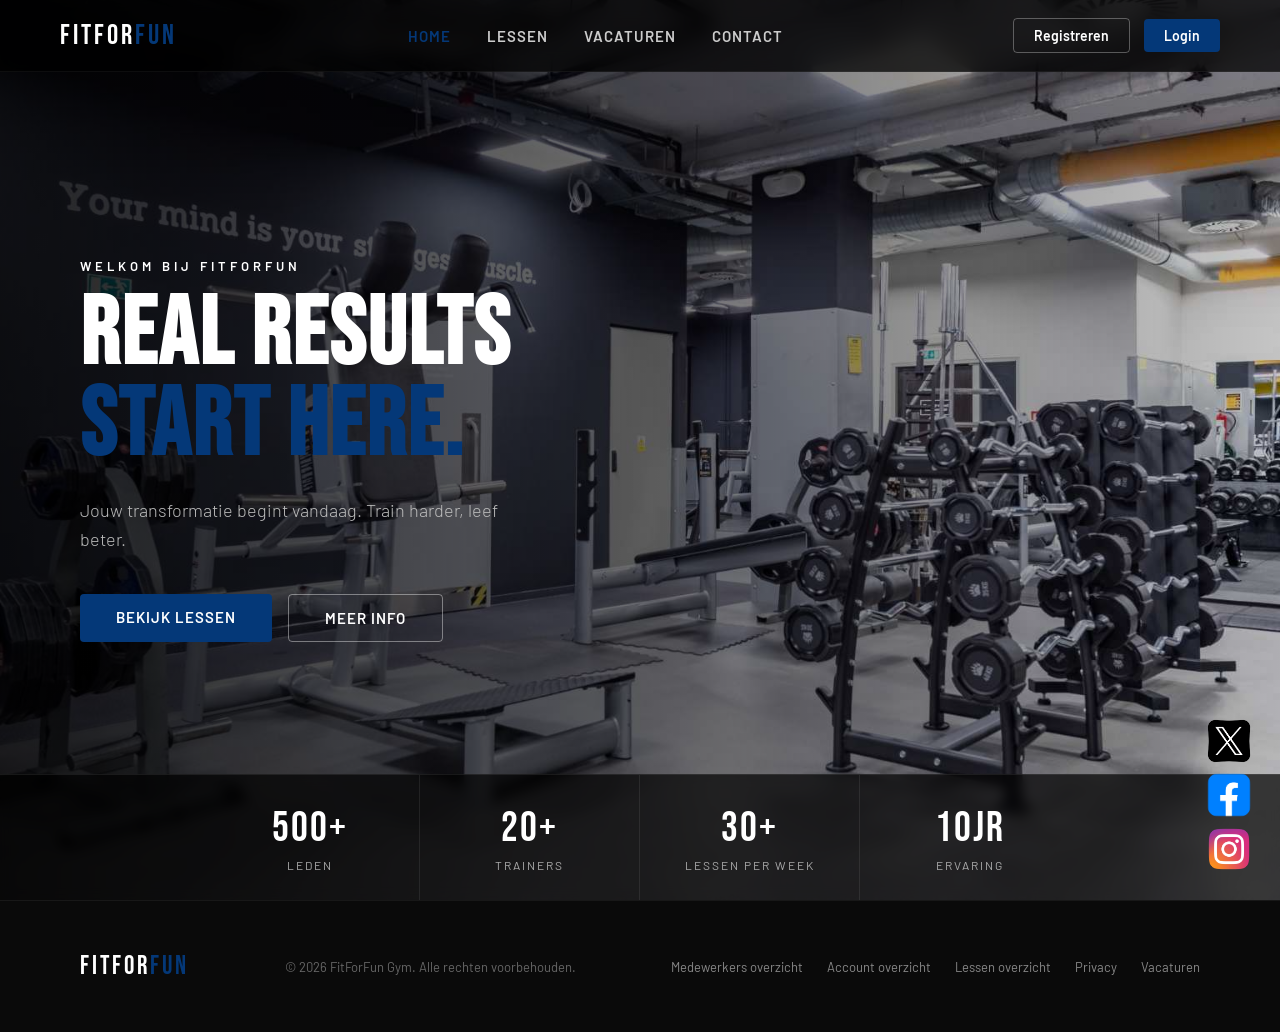
<file: index.html>
<!DOCTYPE html>
<html lang="nl">
<head>
    <meta charset="UTF-8">
    <meta name="viewport" content="width=device-width, initial-scale=1.0">
    <title>FitForFun</title>
    <link rel="stylesheet" href="style.css">
    <link href="https://fonts.googleapis.com/css2?family=Bebas+Neue&family=Barlow:wght@300;400;600&display=swap" rel="stylesheet">
</head>
<body>

    <!-- NAVBAR -->
    <nav class="navbar">
        <div class="nav-logo">FitFor<span>FUN</span></div>
        <ul class="nav-links">
            <li><a href="/index.html" class="active">Home</a></li>
            <li><a href="/Lessen.html">Lessen</a></li>
            <li><a href="#vacatures">Vacaturen</a></li>
            <li><a href="#contact">Contact</a></li>
        </ul>
        <div class="nav-auth">
            <a href="#" class="btn-registreer">Registreren</a>
            <a href="#" class="btn-login">Login</a>
        </div>
    </nav>

    <!-- HERO SECTION -->
    <section class="hero" id="home">
        <div class="hero-overlay"></div>

        <div class="hero-content">
            <p class="hero-label">Welkom bij FitforFun</p>
            <h1 class="hero-title">Real results<br><span>start here.</span></h1>
            <p class="hero-subtitle">
                Jouw transformatie begint vandaag. Train harder, leef beter.
            </p>
            <div class="hero-buttons">
                <a href="#lessen" class="btn-primary">Bekijk lessen</a>
                <a href="#contact" class="btn-secondary">Meer info</a>
            </div>
        </div>

        <!-- Stats balk onderaan hero -->
        <div class="hero-stats">
            <div class="stat">
                <span class="stat-number">500+</span>
                <span class="stat-label">Leden</span>
            </div>
            <div class="stat">
                <span class="stat-number">20+</span>
                <span class="stat-label">Trainers</span>
            </div>
            <div class="stat">
                <span class="stat-number">30+</span>
                <span class="stat-label">Lessen per week</span>
            </div>
            <div class="stat">
                <span class="stat-number">10jr</span>
                <span class="stat-label">Ervaring</span>
            </div>
        </div>
    </section>

    <!-- SOCIAL MEDIA KNOPPEN -->
<div class="social-float">
    <a href="#" class="social-btn x-btn">
        <img src="img/x.png" alt="X">
    </a>

    <a href="#" class="social-btn fb-btn">
        <img src="img/fb.png" alt="Facebook">
    </a>

    <a href="#" class="social-btn ig-btn">
        <img src="img/iglogo.png" alt="Instagram">
    </a>
</div>

    <!-- FOOTER -->
    <footer class="footer" id="contact">
        <div class="footer-inner">
            <div class="footer-logo">FitFor<span>Fun</span></div>
            <p>© 2026 FitForFun Gym. Alle rechten voorbehouden.</p>
            <div class="footer-links">
                <a href="/Medewerkers overzicht/index.php">Medewerkers overzicht</a>
                <a href="./account overzicht/index.php">Account overzicht</a>
                <a href="./lessen overzicht/index.php">Lessen overzicht</a>
                <a href="#">Privacy</a>
                <a href="#">Vacaturen</a>
            </div>
        </div>
    </footer>

</body>
</html>
</file>
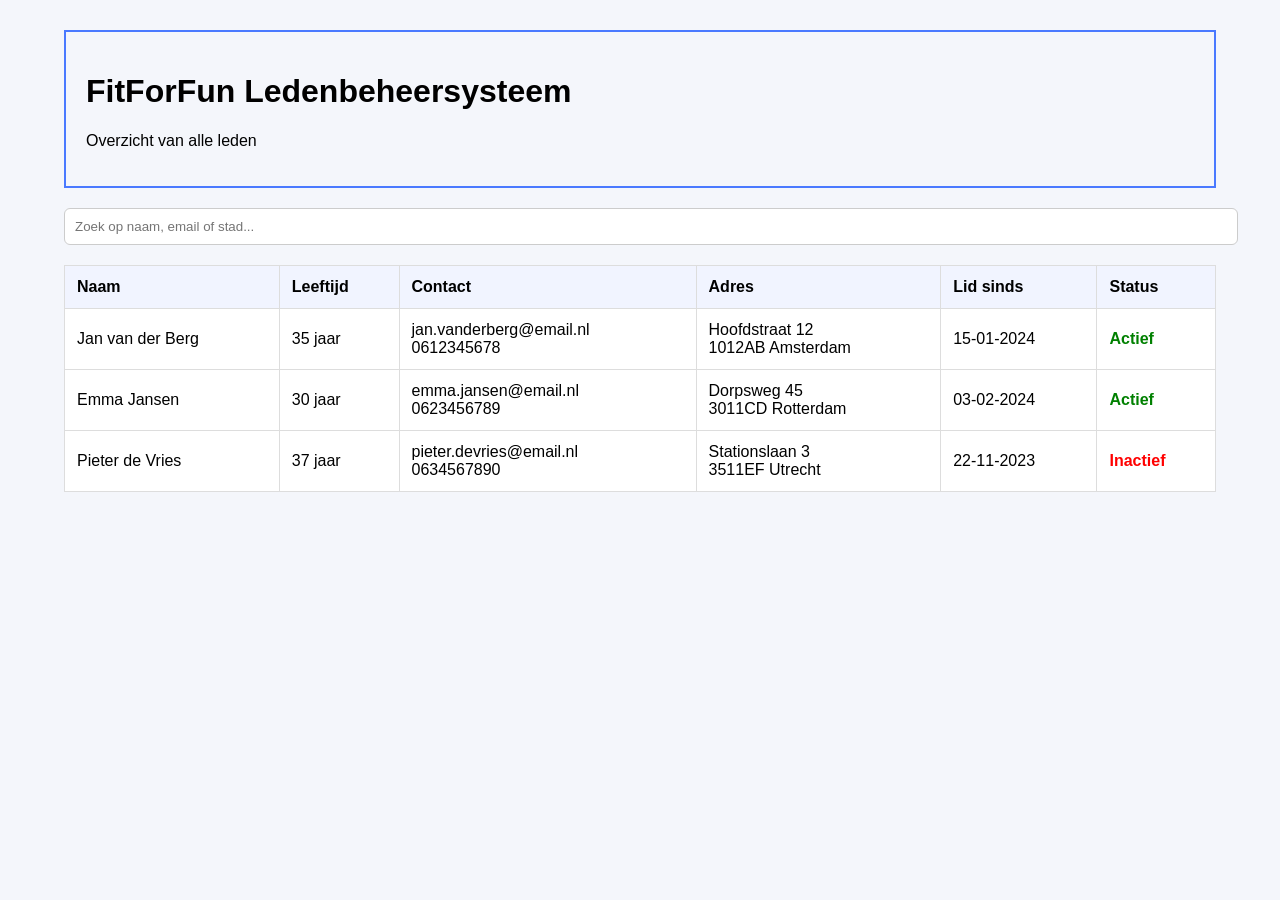
<file: leden overzicht/index.html>
<!DOCTYPE html>
<html lang="nl">
<head>
<meta charset="UTF-8">
<title>FitForFun Ledenbeheersysteem</title>
<link rel="stylesheet" href="style.css">
</head>

<body>

<div class="container">

<header>
<h1>FitForFun Ledenbeheersysteem</h1>
<p>Overzicht van alle leden</p>
</header>

<input type="text" placeholder="Zoek op naam, email of stad..." class="search">

<table>

<thead>
<tr>
<th>Naam</th>
<th>Leeftijd</th>
<th>Contact</th>
<th>Adres</th>
<th>Lid sinds</th>
<th>Status</th>
</tr>
</thead>

<tbody>

<tr onclick="showMember(1)">
<td>Jan van der Berg</td>
<td>35 jaar</td>
<td>
jan.vanderberg@email.nl<br>
0612345678
</td>
<td>
Hoofdstraat 12<br>
1012AB Amsterdam
</td>
<td>15-01-2024</td>
<td class="active">Actief</td>
</tr>

<tr onclick="showMember(2)">
<td>Emma Jansen</td>
<td>30 jaar</td>
<td>
emma.jansen@email.nl<br>
0623456789
</td>
<td>
Dorpsweg 45<br>
3011CD Rotterdam
</td>
<td>03-02-2024</td>
<td class="active">Actief</td>
</tr>

<tr onclick="showMember(3)">
<td>Pieter de Vries</td>
<td>37 jaar</td>
<td>
pieter.devries@email.nl<br>
0634567890
</td>
<td>
Stationslaan 3<br>
3511EF Utrecht
</td>
<td>22-11-2023</td>
<td class="inactive">Inactief</td>
</tr>

</tbody>

</table>

</div>

<!-- Popup -->
<div id="memberPopup" class="popup">
<div class="popup-content">

<span class="close" onclick="closePopup()">X</span>

<h2>Lid informatie</h2>

<div id="memberInfo"></div>

</div>
</div>

<script src="script.js"></script>

</body>
</html>
</file>
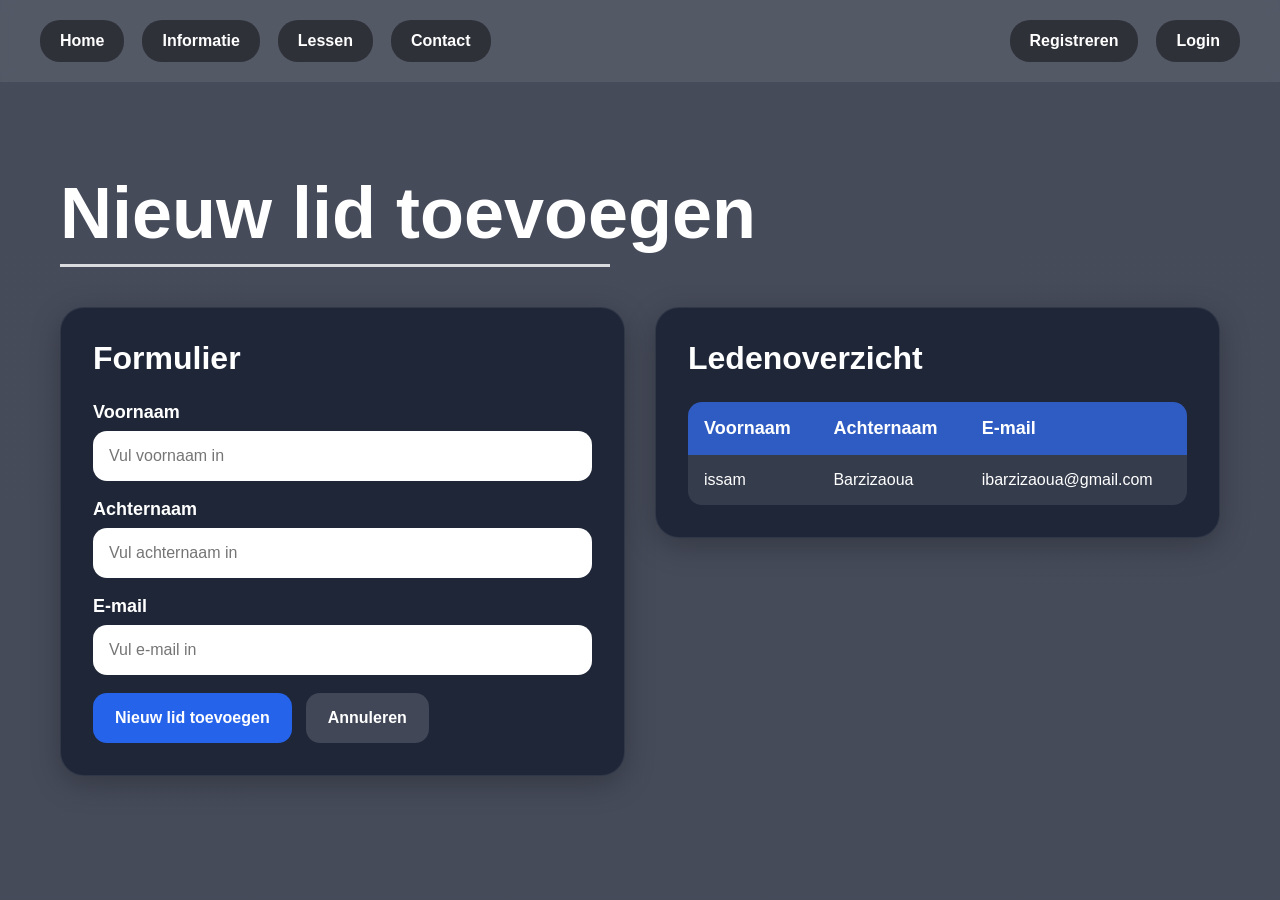
<file: nieuwe lid toevoegen/index.html>
<!DOCTYPE html>
<html lang="nl">
<head>
  <meta charset="UTF-8" />
  <meta name="viewport" content="width=device-width, initial-scale=1.0" />
  <title>Nieuw lid toevoegen</title>
  <style>
    * {
      margin: 0;
      padding: 0;
      box-sizing: border-box;
      font-family: Arial, sans-serif;
    }

    body {
      min-height: 100vh;
      background: linear-gradient(rgba(8, 15, 35, 0.75), rgba(8, 15, 35, 0.75)),
        url('https://images.unsplash.com/photo-1583454110551-21f2fa2afe61?auto=format&fit=crop&w=1600&q=80')
        no-repeat center center/cover;
      color: white;
    }

    nav {
      width: 100%;
      padding: 20px 40px;
      display: flex;
      justify-content: space-between;
      align-items: center;
      background: rgba(255, 255, 255, 0.08);
      backdrop-filter: blur(6px);
    }

    .nav-left,
    .nav-right {
      display: flex;
      gap: 18px;
      align-items: center;
    }

    .nav-link {
      text-decoration: none;
      color: white;
      background: rgba(0, 0, 0, 0.45);
      padding: 12px 20px;
      border-radius: 20px;
      font-weight: bold;
      transition: 0.3s;
    }

    .nav-link:hover {
      background: rgba(37, 99, 235, 0.8);
    }

    .page-container {
      max-width: 1200px;
      margin: 70px auto;
      padding: 20px;
    }

    .title {
      font-size: 72px;
      font-weight: bold;
      margin-bottom: 10px;
    }

    .subtitle-line {
      width: 550px;
      height: 3px;
      background-color: rgba(255, 255, 255, 0.8);
      margin-bottom: 40px;
    }

    .content-grid {
      display: grid;
      grid-template-columns: 1fr 1fr;
      gap: 30px;
      align-items: start;
    }

    .card {
      background: rgba(15, 23, 42, 0.7);
      border: 1px solid rgba(255, 255, 255, 0.08);
      border-radius: 24px;
      padding: 32px;
      backdrop-filter: blur(8px);
      box-shadow: 0 8px 30px rgba(0, 0, 0, 0.25);
    }

    .card h2 {
      font-size: 32px;
      margin-bottom: 25px;
    }

    .form-group {
      margin-bottom: 18px;
    }

    .form-group label {
      display: block;
      margin-bottom: 8px;
      font-weight: bold;
      font-size: 18px;
    }

    .form-group input {
      width: 100%;
      padding: 16px;
      border: none;
      border-radius: 14px;
      font-size: 16px;
      outline: none;
    }

    .button-group {
      display: flex;
      gap: 14px;
      margin-top: 18px;
    }

    button {
      border: none;
      border-radius: 14px;
      padding: 16px 22px;
      font-size: 16px;
      font-weight: bold;
      cursor: pointer;
      transition: 0.3s;
    }

    .btn-primary {
      background: #2563eb;
      color: white;
    }

    .btn-primary:hover {
      background: #1d4ed8;
    }

    .btn-secondary {
      background: rgba(255, 255, 255, 0.15);
      color: white;
    }

    .btn-secondary:hover {
      background: rgba(255, 255, 255, 0.25);
    }

    .message {
      margin-top: 18px;
      padding: 14px 16px;
      border-radius: 12px;
      font-weight: bold;
      display: none;
    }

    .message.error {
      display: block;
      background: rgba(220, 38, 38, 0.2);
      border: 1px solid rgba(248, 113, 113, 0.5);
      color: #fecaca;
    }

    table {
      width: 100%;
      border-collapse: collapse;
      overflow: hidden;
      border-radius: 14px;
    }

    th, td {
      padding: 16px;
      text-align: left;
    }

    th {
      background: #2f5cc2;
      color: white;
      font-size: 18px;
    }

    td {
      background: rgba(255, 255, 255, 0.1);
      font-size: 16px;
    }

    @media (max-width: 900px) {
      .content-grid {
        grid-template-columns: 1fr;
      }

      .title {
        font-size: 48px;
      }

      .subtitle-line {
        width: 100%;
      }
    }
  </style>
</head>
<body>

  <nav>
    <div class="nav-left">
      <a href="#" class="nav-link">Home</a>
      <a href="#" class="nav-link">Informatie</a>
      <a href="#" class="nav-link">Lessen</a>
      <a href="#" class="nav-link">Contact</a>
    </div>
    <div class="nav-right">
      <a href="#" class="nav-link">Registreren</a>
      <a href="#" class="nav-link">Login</a>
    </div>
  </nav>

  <div class="page-container">
    <div class="title">Nieuw lid toevoegen</div>
    <div class="subtitle-line"></div>

    <div class="content-grid">
      <div class="card">
        <h2>Formulier</h2>

        <div class="form-group">
          <label for="voornaam">Voornaam</label>
          <input type="text" id="voornaam" placeholder="Vul voornaam in">
        </div>

        <div class="form-group">
          <label for="achternaam">Achternaam</label>
          <input type="text" id="achternaam" placeholder="Vul achternaam in">
        </div>

        <div class="form-group">
          <label for="email">E-mail</label>
          <input type="email" id="email" placeholder="Vul e-mail in">
        </div>

        <div class="button-group">
          <button class="btn-primary" onclick="voegLidToe()">Nieuw lid toevoegen</button>
          <button class="btn-secondary" onclick="annuleerFormulier()">Annuleren</button>
        </div>

        <div id="melding" class="message"></div>
      </div>

      <div class="card">
        <h2>Ledenoverzicht</h2>

        <table>
          <thead>
            <tr>
              <th>Voornaam</th>
              <th>Achternaam</th>
              <th>E-mail</th>
            </tr>
          </thead>
          <tbody id="ledenLijst">
            <tr>
              <td>issam</td>
              <td>Barzizaoua</td>
              <td>ibarzizaoua@gmail.com</td>
            </tr>
          </tbody>
        </table>
      </div>
    </div>
  </div>

  <script>
    function voegLidToe() {
      const voornaam = document.getElementById("voornaam").value.trim();
      const achternaam = document.getElementById("achternaam").value.trim();
      const email = document.getElementById("email").value.trim();
      const melding = document.getElementById("melding");

      if (voornaam === "" || achternaam === "" || email === "") {
        melding.textContent = "Het lid kan niet worden aangemaakt";
        melding.className = "message error";
        return;
      }

      if (!email.includes("@") || !email.includes(".")) {
        melding.textContent = "Het lid kan niet worden aangemaakt";
        melding.className = "message error";
        return;
      }

      melding.textContent = "Het lid kan niet worden aangemaakt";
      melding.className = "message error";
    }

    function annuleerFormulier() {
      document.getElementById("voornaam").value = "";
      document.getElementById("achternaam").value = "";
      document.getElementById("email").value = "";

      const melding = document.getElementById("melding");
      melding.style.display = "none";
      melding.className = "message";
      melding.textContent = "";
    }
  </script>

</body>
</html>
</file>
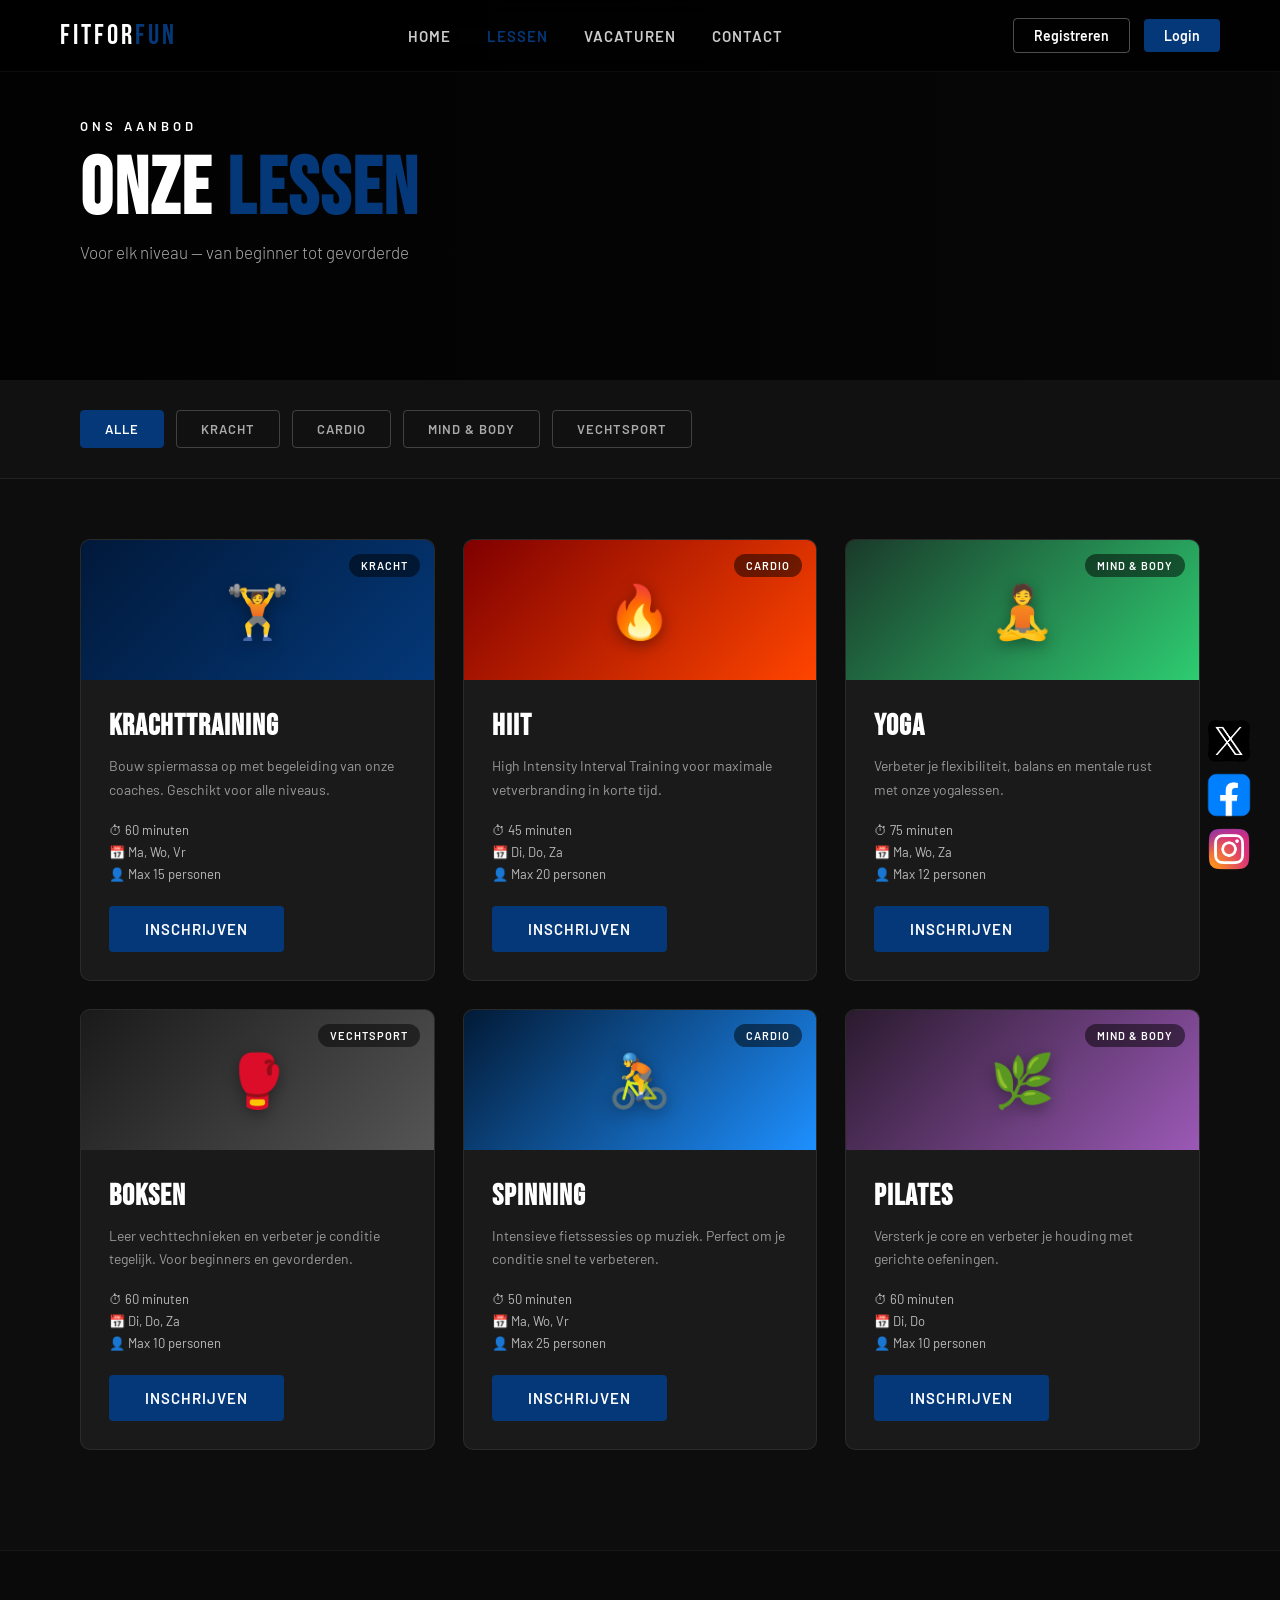
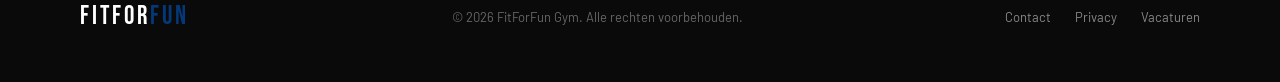
<file: Lessen.html>
<!DOCTYPE html>
<html lang="nl">
<head>
    <meta charset="UTF-8">
    <meta name="viewport" content="width=device-width, initial-scale=1.0">
    <title>Lessen – FitForFun</title>
    <link rel="stylesheet" href="style.css">
    <link href="https://fonts.googleapis.com/css2?family=Bebas+Neue&family=Barlow:wght@300;400;600&display=swap" rel="stylesheet">
</head>
<body>

    <!-- NAVBAR -->
    <nav class="navbar">
        <div class="nav-logo">FITFOR<span>FUN</span></div>
        <ul class="nav-links">
            <li><a href="index.php">Home</a></li>
            <li><a href="lessen.php" class="active">Lessen</a></li>
            <li><a href="#vacatures">Vacaturen</a></li>
            <li><a href="#contact">Contact</a></li>
        </ul>
        <div class="nav-auth">
            <a href="#" class="btn-registreer">Registreren</a>
            <a href="login.php" class="btn-login">Login</a>
        </div>
    </nav>

    <!-- PAGE HEADER -->
    <section class="page-header">
        <div class="page-header-overlay"></div>
        <div class="page-header-content">
            <p class="hero-label">Ons aanbod</p>
            <h1 class="page-header-title">Onze <span>Lessen</span></h1>
            <p class="page-header-sub">Voor elk niveau — van beginner tot gevorderde</p>
        </div>
    </section>

    <!-- FILTER KNOPPEN -->
    <section class="filter-sectie">
        <div class="filter-knoppen">
            <button class="filter-btn actief" onclick="filterLessen('alle', this)">Alle</button>
            <button class="filter-btn" onclick="filterLessen('kracht', this)">Kracht</button>
            <button class="filter-btn" onclick="filterLessen('cardio', this)">Cardio</button>
            <button class="filter-btn" onclick="filterLessen('mind', this)">Mind & Body</button>
            <button class="filter-btn" onclick="filterLessen('vechtsport', this)">Vechtsport</button>
        </div>
    </section>

    <!-- LESSEN GRID -->
    <section class="lessen-pagina">
        <div class="lessen-grid-groot" id="lessenGrid">

            <div class="les-card-groot" data-categorie="kracht">
                <div class="les-card-top kracht-bg">
                    <span class="les-badge">Kracht</span>
                    <div class="les-emoji">🏋️</div>
                </div>
                <div class="les-card-body">
                    <h3>Krachttraining</h3>
                    <p>Bouw spiermassa op met begeleiding van onze coaches. Geschikt voor alle niveaus.</p>
                    <ul class="les-details">
                        <li>⏱ 60 minuten</li>
                        <li>📅 Ma, Wo, Vr</li>
                        <li>👤 Max 15 personen</li>
                    </ul>
                    <a href="#" class="btn-primary">Inschrijven</a>
                </div>
            </div>

            <div class="les-card-groot" data-categorie="cardio">
                <div class="les-card-top hiit-bg">
                    <span class="les-badge">Cardio</span>
                    <div class="les-emoji">🔥</div>
                </div>
                <div class="les-card-body">
                    <h3>HIIT</h3>
                    <p>High Intensity Interval Training voor maximale vetverbranding in korte tijd.</p>
                    <ul class="les-details">
                        <li>⏱ 45 minuten</li>
                        <li>📅 Di, Do, Za</li>
                        <li>👤 Max 20 personen</li>
                    </ul>
                    <a href="#" class="btn-primary">Inschrijven</a>
                </div>
            </div>

            <div class="les-card-groot" data-categorie="mind">
                <div class="les-card-top yoga-bg">
                    <span class="les-badge">Mind & Body</span>
                    <div class="les-emoji">🧘</div>
                </div>
                <div class="les-card-body">
                    <h3>Yoga</h3>
                    <p>Verbeter je flexibiliteit, balans en mentale rust met onze yogalessen.</p>
                    <ul class="les-details">
                        <li>⏱ 75 minuten</li>
                        <li>📅 Ma, Wo, Za</li>
                        <li>👤 Max 12 personen</li>
                    </ul>
                    <a href="#" class="btn-primary">Inschrijven</a>
                </div>
            </div>

            <div class="les-card-groot" data-categorie="vechtsport">
                <div class="les-card-top boksen-bg">
                    <span class="les-badge">Vechtsport</span>
                    <div class="les-emoji">🥊</div>
                </div>
                <div class="les-card-body">
                    <h3>Boksen</h3>
                    <p>Leer vechttechnieken en verbeter je conditie tegelijk. Voor beginners en gevorderden.</p>
                    <ul class="les-details">
                        <li>⏱ 60 minuten</li>
                        <li>📅 Di, Do, Za</li>
                        <li>👤 Max 10 personen</li>
                    </ul>
                    <a href="#" class="btn-primary">Inschrijven</a>
                </div>
            </div>

            <div class="les-card-groot" data-categorie="cardio">
                <div class="les-card-top spin-bg">
                    <span class="les-badge">Cardio</span>
                    <div class="les-emoji">🚴</div>
                </div>
                <div class="les-card-body">
                    <h3>Spinning</h3>
                    <p>Intensieve fietssessies op muziek. Perfect om je conditie snel te verbeteren.</p>
                    <ul class="les-details">
                        <li>⏱ 50 minuten</li>
                        <li>📅 Ma, Wo, Vr</li>
                        <li>👤 Max 25 personen</li>
                    </ul>
                    <a href="#" class="btn-primary">Inschrijven</a>
                </div>
            </div>

            <div class="les-card-groot" data-categorie="mind">
                <div class="les-card-top pilates-bg">
                    <span class="les-badge">Mind & Body</span>
                    <div class="les-emoji">🌿</div>
                </div>
                <div class="les-card-body">
                    <h3>Pilates</h3>
                    <p>Versterk je core en verbeter je houding met gerichte oefeningen.</p>
                    <ul class="les-details">
                        <li>⏱ 60 minuten</li>
                        <li>📅 Di, Do</li>
                        <li>👤 Max 10 personen</li>
                    </ul>
                    <a href="#" class="btn-primary">Inschrijven</a>
                </div>
            </div>

        </div>
    </section>

    <!-- SOCIAL MEDIA KNOPPEN -->
<div class="social-float">
    <a href="#" class="social-btn x-btn">
        <img src="img/x.png" alt="X">
    </a>

    <a href="#" class="social-btn fb-btn">
        <img src="img/fb.png" alt="Facebook">
    </a>

    <a href="#" class="social-btn ig-btn">
        <img src="img/iglogo.png" alt="Instagram">
    </a>
</div>

    <!-- FOOTER -->
    <footer class="footer" id="contact">
        <div class="footer-inner">
            <div class="footer-logo">FITFOR<span>FUN</span></div>
            <p>© 2026 FitForFun Gym. Alle rechten voorbehouden.</p>
            <div class="footer-links">
                <a href="#">Contact</a>
                <a href="#">Privacy</a>
                <a href="#">Vacaturen</a>
            </div>
        </div>
    </footer>

    <!-- JAVASCRIPT voor filter functie -->
    <script>
        // Filtert de leskaarten op categorie
        function filterLessen(categorie, knop) {
            // Verwijder 'actief' van alle knoppen
            const alleKnoppen = document.querySelectorAll('.filter-btn');
            alleKnoppen.forEach(btn => btn.classList.remove('actief'));

            // Zet 'actief' op de geklikte knop
            knop.classList.add('actief');

            // Haal alle leskaarten op
            const kaarten = document.querySelectorAll('.les-card-groot');

            kaarten.forEach(kaart => {
                // Als 'alle' is geselecteerd, laat alles zien
                if (categorie === 'alle') {
                    kaart.style.display = 'block';
                } else {
                    // Verberg of toon op basis van categorie
                    if (kaart.dataset.categorie === categorie) {
                        kaart.style.display = 'block';
                    } else {
                        kaart.style.display = 'none';
                    }
                }
            });
        }
    </script>

</body>
</html>
</file>
<file: style.css>
/* ===========================
   RESET & BASIS
=========================== */
* {
    margin: 0;
    padding: 0;
    box-sizing: border-box;
}

html {
    scroll-behavior: smooth;
}

body {
    font-family: 'Barlow', sans-serif;
    background-color: #0d0d0d;
    color: #f0f0f0;
    overflow-x: hidden;
}

/* ===========================
   NAVBAR
=========================== */
.navbar {
    position: fixed;
    top: 0;
    width: 100%;
    z-index: 100;
    display: flex;
    align-items: center;
    justify-content: space-between;
    padding: 18px 60px;
    background: rgba(0, 0, 0, 0.75);
    backdrop-filter: blur(10px);
    border-bottom: 1px solid rgba(255, 255, 255, 0.05);
}

.nav-logo {
    font-family: 'Bebas Neue', sans-serif;
    font-size: 28px;
    letter-spacing: 3px;
    color: #ffffff;
}

.nav-logo span {
    color: #043878;
}

.nav-links {
    list-style: none;
    display: flex;
    gap: 36px;
}

.nav-links a {
    text-decoration: none;
    color: #cccccc;
    font-size: 15px;
    font-weight: 600;
    letter-spacing: 1px;
    text-transform: uppercase;
    transition: color 0.3s;
}

.nav-links a:hover,
.nav-links a.active {
    color: #043878;
}

.nav-auth {
    display: flex;
    gap: 14px;
    align-items: center;
}

.btn-registreer {
    text-decoration: none;
    color: #ffffff;
    font-size: 14px;
    font-weight: 600;
    padding: 8px 20px;
    border: 1px solid rgba(255, 255, 255, 0.3);
    border-radius: 4px;
    transition: all 0.3s;
}

.btn-registreer:hover {
    background-color: rgba(255, 255, 255, 0.1);
}

.btn-login {
    text-decoration: none;
    background-color: #043878;
    color: #ffffff;
    font-size: 14px;
    font-weight: 600;
    padding: 8px 20px;
    border-radius: 4px;
    transition: background-color 0.3s;
}

.btn-login:hover {
    background-color: #02244d;
}

/* ===========================
   HERO SECTION
=========================== */
.hero {
    position: relative;
    height: 100vh;
    min-height: 600px;
    display: flex;
    align-items: center;
    background-image: url('/gym.jpg');
    background-size: cover;
    background-position: center;
}

.hero-overlay {
    position: absolute;
    inset: 0;
    background: linear-gradient(
        to right,
        rgba(0, 0, 0, 0.85) 0%,
        rgba(0, 0, 0, 0.5) 60%,
        rgba(0, 0, 0, 0.2) 100%
    );
}

.hero-content {
    position: relative;
    z-index: 2;
    padding: 0 80px;
    max-width: 750px;
    animation: fadeInUp 1s ease forwards;
}

.hero-label {
    font-size: 13px;
    letter-spacing: 4px;
    text-transform: uppercase;
    color: #ffffff;
    margin-bottom: 16px;
    font-weight: 600;
}

.hero-title {
    font-family: 'Bebas Neue', sans-serif;
    font-size: 96px;
    line-height: 0.95;
    color: #ffffff;
    margin-bottom: 24px;
    letter-spacing: 2px;
}

.hero-title span {
    color: #043878;
}

.hero-subtitle {
    font-size: 18px;
    color: #bbbbbb;
    font-weight: 300;
    margin-bottom: 40px;
    max-width: 420px;
    line-height: 1.6;
}

.hero-buttons {
    display: flex;
    gap: 16px;
}

.btn-primary {
    text-decoration: none;
    background-color: #043878;
    color: #ffffff;
    font-size: 15px;
    font-weight: 600;
    padding: 14px 36px;
    border-radius: 4px;
    letter-spacing: 1px;
    text-transform: uppercase;
    transition: background-color 0.3s, transform 0.2s;
    border: none;
    cursor: pointer;
    font-family: 'Barlow', sans-serif;
    display: inline-block;
}

.btn-primary:hover {
    background-color: #02244d;
    transform: translateY(-2px);
}

.btn-secondary {
    text-decoration: none;
    background-color: transparent;
    color: #ffffff;
    font-size: 15px;
    font-weight: 600;
    padding: 14px 36px;
    border-radius: 4px;
    border: 1px solid rgba(255, 255, 255, 0.4);
    letter-spacing: 1px;
    text-transform: uppercase;
    transition: all 0.3s;
}

.btn-secondary:hover {
    background-color: rgba(255, 255, 255, 0.08);
    border-color: #ffffff;
}

/* Statistieken balk onderaan hero */
.hero-stats {
    position: absolute;
    bottom: 0;
    left: 0;
    right: 0;
    z-index: 2;
    display: flex;
    justify-content: center;
    gap: 0;
    background: rgba(0, 0, 0, 0.7);
    backdrop-filter: blur(6px);
    border-top: 1px solid rgba(255, 255, 255, 0.08);
}

.stat {
    flex: 1;
    max-width: 220px;
    text-align: center;
    padding: 28px 20px;
    border-right: 1px solid rgba(255, 255, 255, 0.08);
}

.stat:last-child {
    border-right: none;
}

.stat-number {
    display: block;
    font-family: 'Bebas Neue', sans-serif;
    font-size: 42px;
    color: #ffffff;
    letter-spacing: 2px;
}

.stat-label {
    display: block;
    font-size: 12px;
    color: #aaaaaa;
    text-transform: uppercase;
    letter-spacing: 2px;
    margin-top: 4px;
}

/* ===========================
   SOCIAL FLOAT KNOPPEN
=========================== */
.social-float {
    position: fixed;
    bottom: 30px;
    right: 30px;
    display: flex;
    flex-direction: column;
    gap: 12px;
    z-index: 99;
}

.social-btn {
    width: 42px;
    height: 42px;
    display: flex;
    align-items: center;
    justify-content: center;
    text-decoration: none;
    transition: transform 0.2s ease;
}

.social-btn:hover {
    transform: scale(1.1);
}

.social-btn img {
    display: block;
    object-fit: contain;
}

/* per icoon apart finetunen */
.x-btn img {
    width: 50px;
    height: 50px;
}

.fb-btn img {
    width: 70px;
    height: 70px;
}

.ig-btn img {
    width: 50px;
    height: 50px;
}


/* ===========================
   FOOTER
=========================== */
.footer {
    background-color: #0a0a0a;
    border-top: 1px solid rgba(255, 255, 255, 0.06);
    padding: 50px 80px;
}

.footer-inner {
    max-width: 1200px;
    display: flex;
    align-items: center;
    justify-content: space-between;
    flex-wrap: wrap;
    gap: 20px;
}

.footer-logo {
    font-family: 'Bebas Neue', sans-serif;
    font-size: 26px;
    letter-spacing: 3px;
    color: #ffffff;
}

.footer-logo span {
    color: #043878;
}

.footer p {
    font-size: 13px;
    color: #666666;
}

.footer-links {
    display: flex;
    gap: 24px;
}

.footer-links a {
    text-decoration: none;
    font-size: 13px;
    color: #888888;
    transition: color 0.3s;
}

.footer-links a:hover {
    color: #043878;
}

/* ===========================
   ANIMATIE
=========================== */
@keyframes fadeInUp {
    from {
        opacity: 0;
        transform: translateY(40px);
    }
    to {
        opacity: 1;
        transform: translateY(0);
    }
}

/* ===========================
   LESSEN PAGINA – PAGE HEADER
=========================== */
.page-header {
    position: relative;
    height: 380px;
    display: flex;
    align-items: center;
    background-image: url('https://images.unsplash.com/photo-1571902943202-507ec2618e8f?w=1600');
    background-size: cover;
    background-position: center;
}

.page-header-overlay {
    position: absolute;
    inset: 0;
    background: linear-gradient(
        to right,
        rgba(0, 0, 0, 0.88) 0%,
        rgba(0, 0, 0, 0.5) 100%
    );
}

.page-header-content {
    position: relative;
    z-index: 2;
    padding: 0 80px;
    animation: fadeInUp 0.8s ease forwards;
}

.page-header-title {
    font-family: 'Bebas Neue', sans-serif;
    font-size: 80px;
    color: #ffffff;
    letter-spacing: 2px;
    line-height: 1;
    margin-bottom: 12px;
}

.page-header-title span {
    color: #043878;
}

.page-header-sub {
    font-size: 17px;
    color: #aaaaaa;
    font-weight: 300;
}

/* ===========================
   FILTER KNOPPEN
=========================== */
.filter-sectie {
    background-color: #111111;
    padding: 30px 80px;
    border-bottom: 1px solid rgba(255, 255, 255, 0.07);
}

.filter-knoppen {
    display: flex;
    gap: 12px;
    flex-wrap: wrap;
}

.filter-btn {
    background: transparent;
    border: 1px solid rgba(255, 255, 255, 0.2);
    color: #aaaaaa;
    font-family: 'Barlow', sans-serif;
    font-size: 13px;
    font-weight: 600;
    letter-spacing: 1px;
    text-transform: uppercase;
    padding: 10px 24px;
    border-radius: 4px;
    cursor: pointer;
    transition: all 0.3s;
}

.filter-btn:hover {
    border-color: #043878;
    color: #ffffff;
}

/* Actieve filter knop */
.filter-btn.actief {
    background-color: #043878;
    border-color: #043878;
    color: #ffffff;
}

/* ===========================
   LESSEN GRID (grote kaarten)
=========================== */
.lessen-pagina {
    background-color: #0d0d0d;
    padding: 60px 80px 100px;
}

.lessen-grid-groot {
    display: grid;
    grid-template-columns: repeat(3, 1fr);
    gap: 28px;
    max-width: 1200px;
    margin: 0 auto;
}

.les-card-groot {
    background-color: #1a1a1a;
    border: 1px solid rgba(255, 255, 255, 0.07);
    border-radius: 10px;
    overflow: hidden;
    transition: transform 0.3s, box-shadow 0.3s;
}

.les-card-groot:hover {
    transform: translateY(-8px);
    box-shadow: 0 16px 40px rgba(0, 0, 0, 0.5);
}

/* Gekleurde bovenkant van de kaart */
.les-card-top {
    position: relative;
    height: 140px;
    display: flex;
    align-items: center;
    justify-content: center;
}

.kracht-bg  { background: linear-gradient(135deg, #01193a, #043878); }
.hiit-bg    { background: linear-gradient(135deg, #7f0000, #ff4500); }
.yoga-bg    { background: linear-gradient(135deg, #1a3a2a, #2ecc71); }
.boksen-bg  { background: linear-gradient(135deg, #1a1a1a, #555555); }
.spin-bg    { background: linear-gradient(135deg, #021a36, #1e90ff); }
.pilates-bg { background: linear-gradient(135deg, #2a1a2e, #9b59b6); }

.les-emoji {
    font-size: 52px;
    filter: drop-shadow(0 4px 8px rgba(0, 0, 0, 0.4));
}

/* Badge rechtsboven op de kaart */
.les-badge {
    position: absolute;
    top: 14px;
    right: 14px;
    background: rgba(0, 0, 0, 0.5);
    color: #ffffff;
    font-size: 11px;
    font-weight: 600;
    letter-spacing: 1px;
    text-transform: uppercase;
    padding: 5px 12px;
    border-radius: 20px;
}

/* Tekst gedeelte van de kaart */
.les-card-body {
    padding: 28px;
}

.les-card-body h3 {
    font-family: 'Bebas Neue', sans-serif;
    font-size: 30px;
    color: #ffffff;
    letter-spacing: 1px;
    margin-bottom: 10px;
}

.les-card-body p {
    font-size: 14px;
    color: #999999;
    line-height: 1.7;
    margin-bottom: 20px;
}

/* Details lijst (tijd, dag, personen) */
.les-details {
    list-style: none;
    display: flex;
    flex-direction: column;
    gap: 6px;
    margin-bottom: 24px;
}

.les-details li {
    font-size: 13px;
    color: #bbbbbb;
}

/* ===========================
   RESPONSIVE (eenvoudig)
=========================== */
@media (max-width: 768px) {
    .navbar {
        padding: 16px 24px;
    }

    .nav-links {
        display: none;
    }

    .hero-content {
        padding: 0 24px;
    }

    .hero-title {
        font-size: 60px;
    }

    .hero-stats {
        gap: 0;
    }

    .stat {
        padding: 20px 12px;
    }

    .footer {
        padding: 40px 24px;
    }

    .footer-inner {
        flex-direction: column;
        text-align: center;
    }
}

/* ===========================
   RESPONSIVE – LESSEN PAGINA
=========================== */
@media (max-width: 900px) {
    .lessen-grid-groot {
        grid-template-columns: 1fr 1fr;
    }

    .lessen-pagina {
        padding: 40px 24px 60px;
    }

    .filter-sectie {
        padding: 24px;
    }

    .page-header-content {
        padding: 0 24px;
    }

    .page-header-title {
        font-size: 54px;
    }
}

@media (max-width: 600px) {
    .lessen-grid-groot {
        grid-template-columns: 1fr;
    }
}
</file>
<file: leden overzicht/style.css>
body{
font-family: Arial;
background:#f4f6fb;
margin:0;
}

.container{
width:90%;
margin:auto;
}

header{
border:2px solid #4a79ff;
padding:20px;
margin-top:30px;
}

.search{
width:100%;
padding:10px;
margin:20px 0;
border-radius:6px;
border:1px solid #ccc;
}

table{
width:100%;
border-collapse:collapse;
background:white;
}

th, td{
padding:12px;
border:1px solid #ddd;
text-align:left;
}

th{
background:#f1f4ff;
}

tr:hover{
background:#f7f9ff;
cursor:pointer;
}

.active{
color:green;
font-weight:bold;
}

.inactive{
color:red;
font-weight:bold;
}

/* popup */

.popup{
display:none;
position:fixed;
top:0;
left:0;
width:100%;
height:100%;
background:rgba(0,0,0,0.5);
}

.popup-content{
background:white;
width:400px;
margin:100px auto;
padding:30px;
border-radius:10px;
position:relative;
}

.close{
position:absolute;
right:15px;
top:10px;
cursor:pointer;
font-weight:bold;
}
</file>
